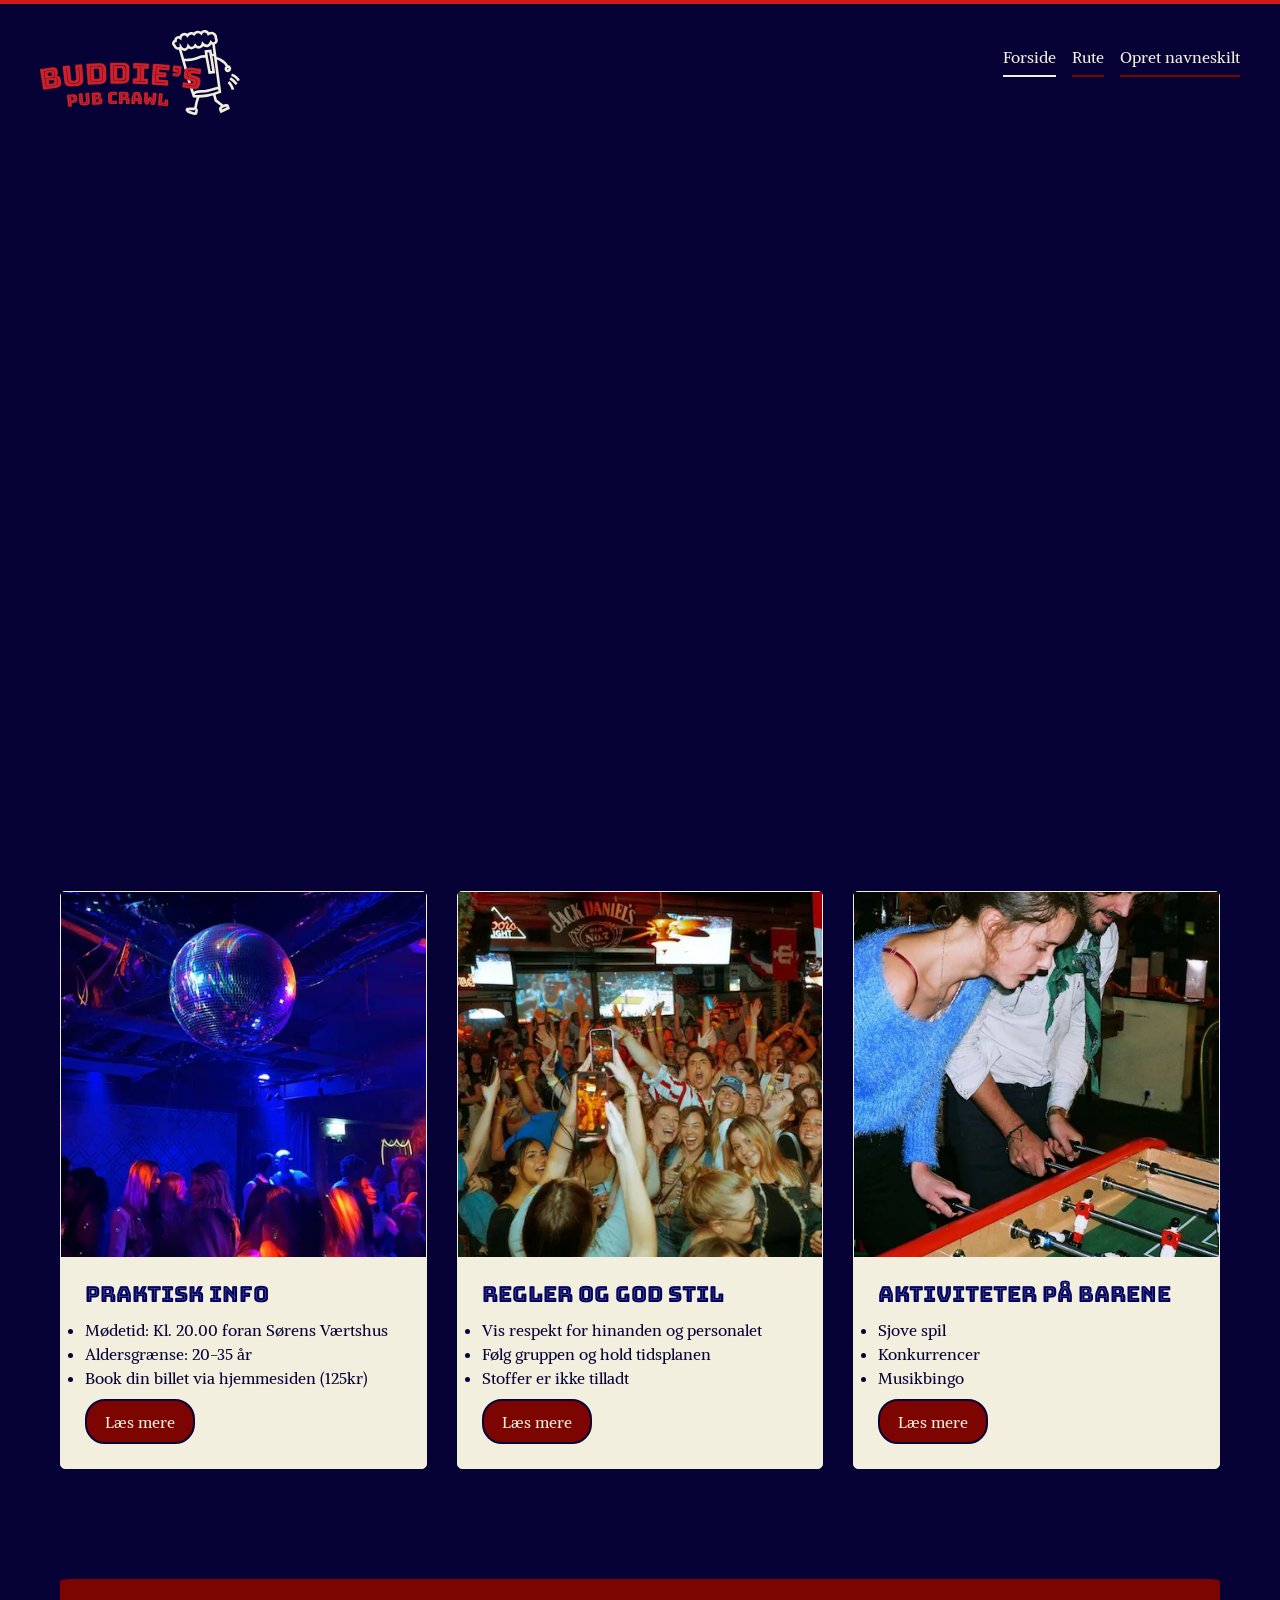
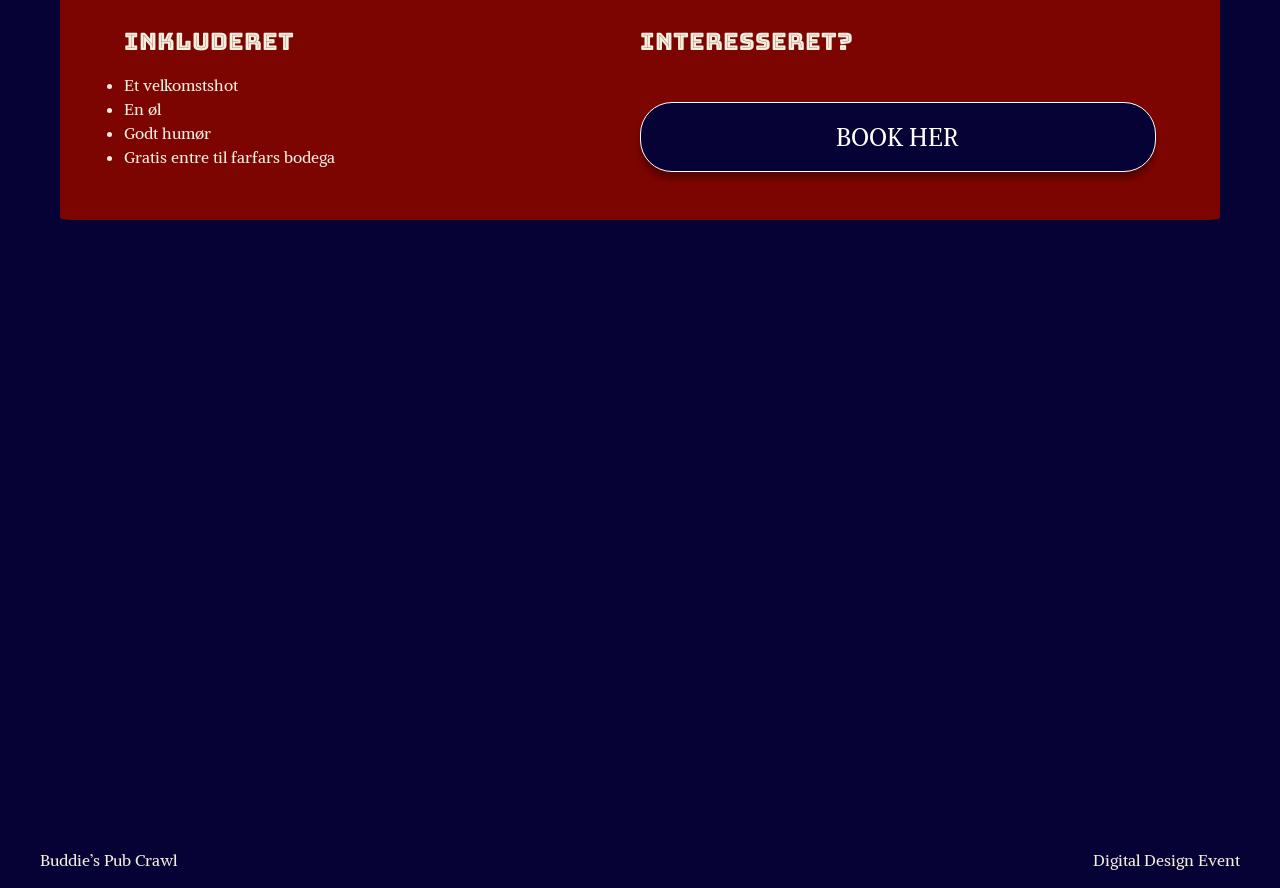
<file: index.html>
<!DOCTYPE html>
<html lang="da">

<head>
  <meta charset="UTF-8">
  <meta name="viewport" content="width=device-width, initial-scale=1.0">
  <link rel="preconnect" href="https://fonts.googleapis.com">
  <link rel="preconnect" href="https://fonts.gstatic.com" crossorigin>
  <link href="https://fonts.googleapis.com/css2?family=Bungee+Inline&display=swap" rel="stylesheet">

  <link rel="preconnect" href="https://fonts.googleapis.com">
  <link rel="preconnect" href="https://fonts.gstatic.com" crossorigin>
  <link href="https://fonts.googleapis.com/css2?family=Alike&display=swap" rel="stylesheet">

  <link rel="icon" href="./imgs/favicon.svg" type="image/svg+xml" />
  <title>Buddie’s Pub Crawl</title>
  <link rel="stylesheet" href="./starter.css">
  <link rel="stylesheet" href="./style.css">
</head>

<body>
  <header class="site-header">
    <div class="header-content">
      <a class="site-logo" href="./index.html">
        <img class="logo" src="./imgs/logo.svg" alt="logo">
      </a>
      <nav class="site-nav">
        <button type="button" popovertarget="menu">Menu</button>
        <ul class="menu" id="menu" popover>
          <li><a href="./" aria-current="page">Forside</a></li>
          <li><a href="./svg.html">Rute</a></li>
          <li><a href="./form.html">Opret navneskilt</a></li>
        </ul>
      </nav>
    </div>
  </header>

  <main>

    <video class="video" autoplay muted loop playsinline src="./imgs/Video.mp4">hero video</video>

    <div class="grid_card">
      <article class="card">
        <div>
          <img src="./imgs/boks1.webp" alt="Folk der danser på bar">
          <div class="card_content flow">
            <h2 class="card_overskrift">Praktisk info</h2>
            <ul>
              <li>Mødetid: Kl. 20.00 foran Sørens Værtshus</li>
              <li>Aldersgrænse: 20-35 år</li>
              <li>Book din billet via hjemmesiden (125kr)</li>
            </ul>
            <button class="cta_card" popovertarget="card-details-1">Læs mere</button>
          </div>
        </div>
        <div>
          <div class="card_details flow" id="card-details-1" popover>
            <img src="./imgs/boks1-1.webp" alt="Folk der danser på bar">
            <h2>Praktisk info</h2>
            <p>Buddie’s Pub Crawl starter kl. 20.00 foran Sørens Værtshus på Vandkunsten 6, 1467 København K. Vi samler
              i alt 25
              deltagere til en aften fyldt med fest, fællesskab og gode oplevelser.
              Vi anbefaler, at du møder op i god tid, så alle er klar til at tage afsted sammen. Du kan opbevare din
              jakke gratis i
              garderoben på startstedet, så du slipper for at bære rundt på den resten af aftenen.
              Husk gyldigt billed-ID, og tag dit gode humør med! Skynd dig at booke din billet, da der er et begrænset
              antal pladser.
              Vi glæder os til at se dig!</p>
            <button class="cta_card" popovertarget="card-details-1">Luk</button>
          </div>
        </div>
      </article>
      <article class="card">
        <div>
          <img src="./imgs/boks2.webp" alt="venner der snakker ved bord">
          <div class="card_content flow">
            <h2 class="card_overskrift">Regler og god stil</h2>
            <ul>
              <li>Vis respekt for hinanden og personalet</li>
              <li>Følg gruppen og hold tidsplanen</li>
              <li>Stoffer er ikke tilladt</li>
            </ul>
            <button class="cta_card" popovertarget="card-details-2">Læs mere</button>
          </div>
        </div>
        <div>
          <div class="card_details flow" id="card-details-2" popover>
            <img src="./imgs/boks2-2.webp" alt="venner der snakker ved bord">
            <h2>Regler og god stil</h2>
            <p>En god pub crawl handler om respekt, fællesskab og god energi. Vi forventer, at alle deltagere behandler
              hinanden og
              personalet med respekt og bidrager til en hyggelig og tryg atmosfære.
              Det er ikke tilladt at medbringe eller indtage stoffer under arrangementet. Overtrædelse af denne regel
              medfører
              bortvisning.
              Sammen sørger vi for, at alle får en sjov og mindeværdig aften!</p>
            <button class="cta_card" popovertarget="card-details-2">Luk</button>
          </div>
        </div>
      </article>
      <article class="card">
        <div>
          <img src="./imgs/boks3.webp" alt="pige og dreng der spiller bordfodbold">
          <div class="card_content flow">
            <h2 class="card_overskrift">Aktiviteter på barene</h2>
            <ul>
              <li>Sjove spil</li>
              <li>Konkurrencer</li>
              <li>Musikbingo</li>
            </ul>
            <button class="cta_card" popovertarget="card-details-3">Læs mere</button>
          </div>
        </div>
        <div>
          <div class="card_details flow" id="card-details-3" popover>
            <img src="./imgs/boks3-3.webp" alt="pige og dreng der spiller bordfodbold">
            <h2>Aktiviteter på barene</h2>
            <p>Hver bar byder på sin egen stemning og unikke oplevelser. Undervejs kan du deltage i sjove spil, udfordre
              de andre
              deltagere i konkurrencer eller teste din musikviden med musikbingo.
              Der er rig mulighed for at møde nye mennesker, skabe gode minder og få nye venskaber. Gå på opdagelse
              blandt barerne,
              deltag i aktiviteterne, og vær med til at gøre Buddie’s Pub Crawl til en aften, du sent vil glemme!</p>
            <button class="cta_card" popovertarget="card-details-3">Luk</button>
          </div>
        </div>
      </article>

      <div class="rød_bjaelke">
        <div>
          <h2 class="bjaelke_h2">Inkluderet</h2>
          <ul>
            <li>Et velkomstshot</li>
            <li>En øl</li>
            <li>Godt humør</li>
            <li>Gratis entre til farfars bodega</li>
          </ul>
        </div>
        <div class="book_her">
          <h2 class="bjaelke_h2">Interesseret?</h2>
          <a class="cta_book" href="./404.html">BOOK HER</a>
        </div>
      </div>
    </div>
    <div class="svg">
      <div class="svg_billede">
        <img src="./imgs/eventsite.svg" alt="billede af de tre barer">
      </div>
      <div class="beige_boks">
        <div class="boks_details">
          <h2 class="boks_svg">Udforsk ruten:</h2>
          <a class="cta_rute" href="./svg.html">Læs om de 3 stop</a>
        </div>
        <div class="boks_details">
          <h2 class="boks_svg">Lær hinanden at kende</h2>
          <a class="cta_navneskilt" href="./form.html">Lav dit navneskilt</a>
        </div>
      </div>
    </div>
  </main>

  <footer class="site-footer">
    <div class="footer-content">
      <p>Buddie’s Pub Crawl</p>
      <p>Digital Design Event</p>

    </div>
  </footer>
  <script src="./script.js"></script>
</body>

</html>
</file>
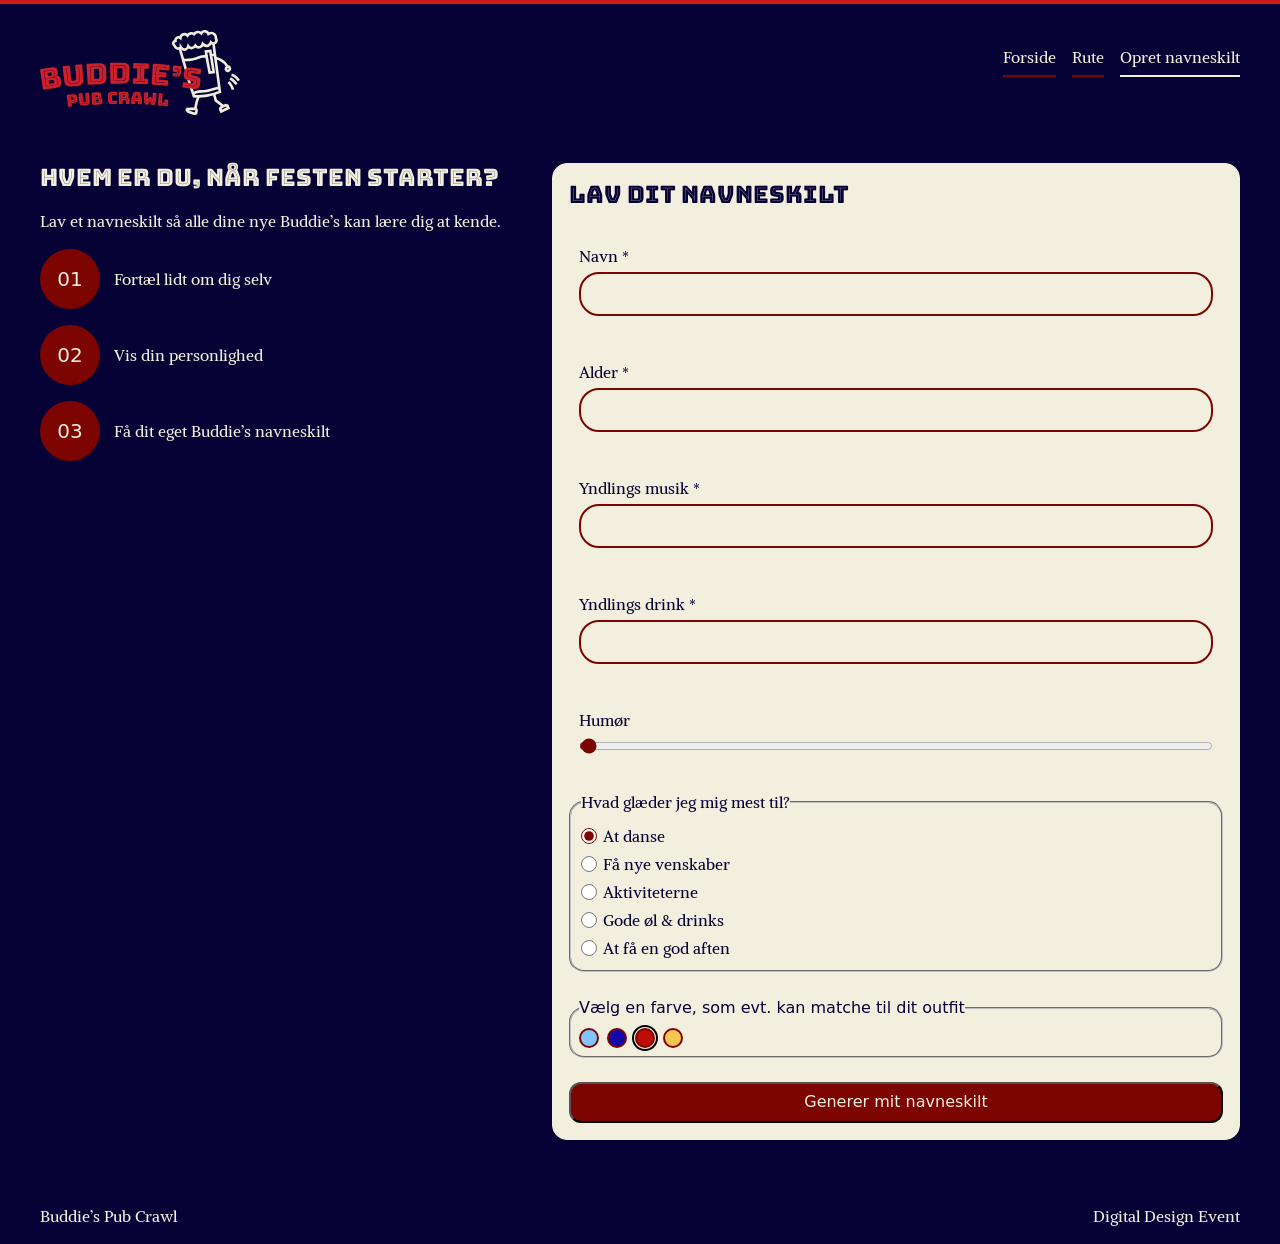
<file: form.html>
<!DOCTYPE html>
<html lang="da">

<head>
  <meta charset="UTF-8">
  <meta name="viewport" content="width=device-width, initial-scale=1.0">
  <link rel="preconnect" href="https://fonts.googleapis.com">
  <link rel="preconnect" href="https://fonts.gstatic.com" crossorigin>
  <link href="https://fonts.googleapis.com/css2?family=Bungee+Inline&display=swap" rel="stylesheet">

  <link rel="preconnect" href="https://fonts.googleapis.com">
  <link rel="preconnect" href="https://fonts.gstatic.com" crossorigin>
  <link href="https://fonts.googleapis.com/css2?family=Alike&display=swap" rel="stylesheet">


  <title>Buddie’s Pub Crawl</title>
  <link rel="stylesheet" href="./starter.css">
  <link rel="stylesheet" href="./style.css">
</head>

<body>
  <header class="site-header">
    <div class="header-content">
      <a class="site-logo" href="./index.html">
        <img class="logo" src="./imgs/logo.svg" alt="logo">
      </a>
      <nav class="site-nav">
        <button type="button" popovertarget="menu">Menu</button>
        <ul class="menu" id="menu" popover>
          <li><a href="./">Forside</a></li>
          <li><a href="./svg.html">Rute</a></li>
          <li><a href="./form.html" aria-current="page">Opret navneskilt</a></li>
        </ul>
      </nav>
    </div>
  </header>

  <main>
    <section class="form-page">
      <header class="form-intro">

        <h2 class="h2_form">Hvem er du, når festen starter?</h2>
        <p>Lav et navneskilt så alle dine nye Buddie’s kan lære dig at kende.</p>

        <div class="intro_trin">
          <div class="trin">
            <span class="trin_nummer">01</span>
            <p>Fortæl lidt om dig selv</p>
          </div>

          <div class="trin">
            <span class="trin_nummer">02</span>
            <p>Vis din personlighed</p>
          </div>

          <div class="trin">
            <span class="trin_nummer">03</span>
            <p>Få dit eget Buddie’s navneskilt</p>
          </div>
        </div>
      </header>

      <form class="form-placeholder" action="./opsamling.html">

        <h2>
          LAV DIT NAVNESKILT
        </h2>

        <div class="form-group">
          <label for="Navn">Navn</label>
          <input required id="Navn" type="text" name="navn">
          <p class="error-message" id="navn-error">Skriv dit navn</p>
        </div>

        <div class="form-group">
          <label for="Alder">Alder</label>
          <input required id="Alder" type="text" name="alder">
          <p class="error-message" id="alder-error">Skriv din alder</p>
        </div>

        <div class="form-group">
          <label for="Yndlings musik">Yndlings musik</label>
          <input required id="Yndlings musik" type="text" name="musik">
          <p class="error-message" id="musik-error">Skriv dit yndlings musik</p>
        </div>

        <div class="form-group">
          <label for="Yndlings drink">Yndlings drink</label>
          <input required id="Yndlings drink" type="text" name="drink">
          <p class="error-message" id="drink-error">Skriv din yndlings drink</p>
        </div>

        <div class="form-group">
          <label for="humear">Humør</label>
          <input class="humear" required id="humear" type="range" name="humear" min="0" max="100" value="0">
          <p class="error-message" id="humear-error">Vælg dit humør</p>
        </div>


        <fieldset class="form-group">
          <legend>Hvad glæder jeg mig mest til?</legend>
          <label for="At danse">
            <input id="At danse" type="radio" name="reason" value="At danse" checked>
            At danse
          </label>
          <label for="Få nye venskaber">
            <input id="Få nye venskaber" type="radio" name="reason" value="Få nye venskaber">
            Få nye venskaber
          </label>
          <label for="Aktiviteterne">
            <input id="Aktiviteterne" type="radio" name="reason" value="Aktiviteterne">
            Aktiviteterne
          </label>
          <label for="Gode øl & drinks">
            <input id="Gode øl & drinks" type="radio" name="reason" value="Gode øl & drinks">
            Gode øl & drinks
          </label>

          <label for="At få en god aften">
            <input id="At få en god aften" type="radio" name="reason" value="At få en god aften">
            At få en god aften
          </label>
          <p class="error-message" id="exited-error">Skriv hvad du glæder dig mest til</p>
        </fieldset>

        <fieldset class="form-farver" data-layout="inline">
          <legend>Vælg en farve, som evt. kan matche til dit outfit</legend>
          <label for="color1" data-color="color1">
            <input class="color-input" type="radio" id="color1" name="color" value="color1">
            <span class="visually-hidden">Lyseblå</span>
          </label>
          <label for="color2" data-color="color2">
            <input class="color-input" type="radio" id="color2" name="color" value="color2">
            <span class="visually-hidden">Blå</span>
          </label>
          <label for="color3" data-color="color3">
            <input class="color-input" type="radio" id="color3" name="color" value="color3" checked="">
            <span class="visually-hidden">Rød</span>
          </label>
          <label for="color4" data-color="color4">
            <input class="color-input" type="radio" id="color4" name="color" value="color4">
            <span class="visually-hidden">Gul</span>
          </label>

          <p class="error-message" id="farver-error">Vælg en farve</p>
        </fieldset>

        <button type="submit">Generer mit navneskilt</button>

      </form>
    </section>
  </main>

  <footer class="site-footer">
    <div class="footer-content">
      <p>Buddie’s Pub Crawl</p>
      <p>Digital Design Event</p>

    </div>
  </footer>
  <script src="./script.js"></script>
</body>

</html>
</file>
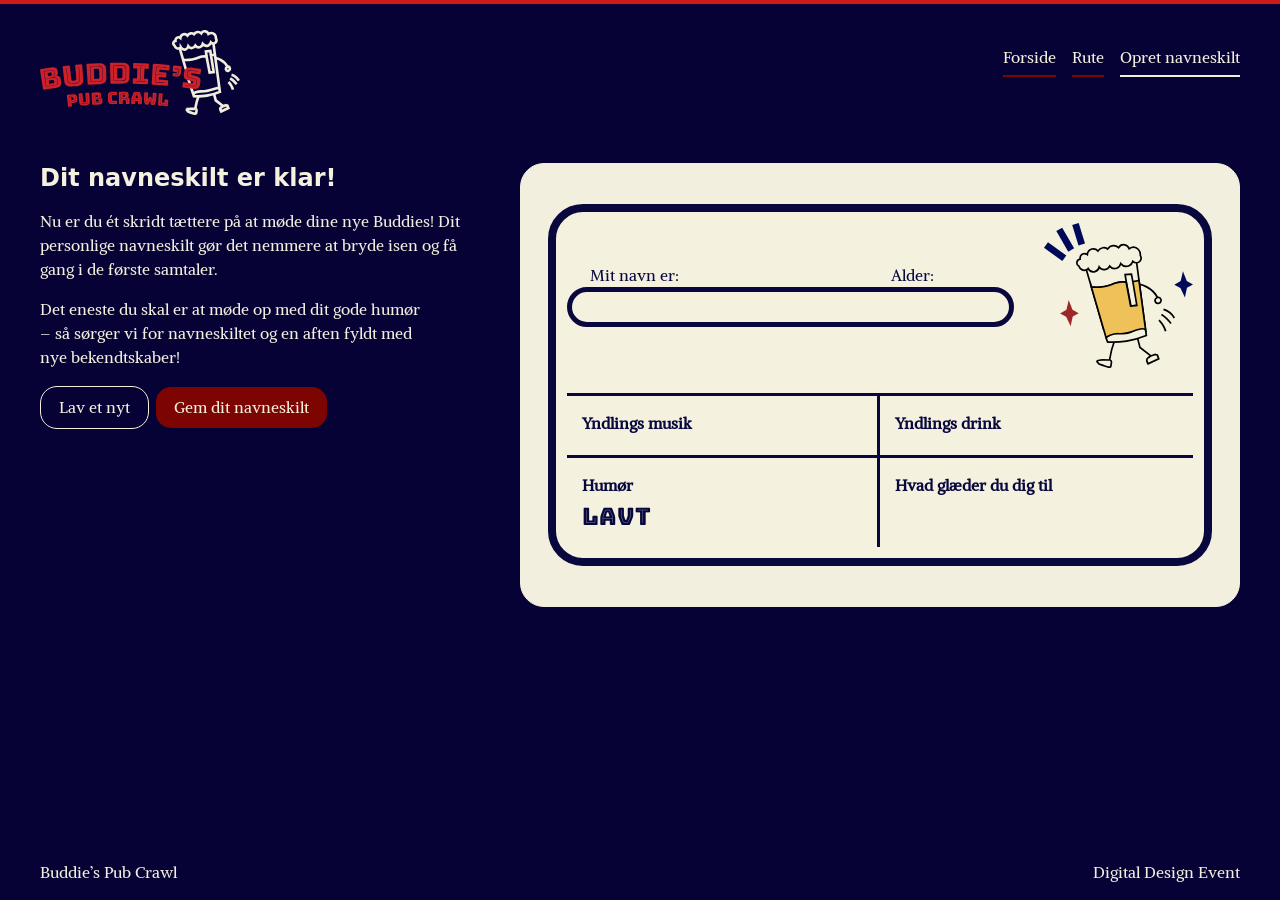
<file: opsamling.html>
<!DOCTYPE html>
<html lang="da">

<head>
  <meta charset="UTF-8">
  <meta name="viewport" content="width=device-width, initial-scale=1.0">
  <link rel="preconnect" href="https://fonts.googleapis.com">
  <link rel="preconnect" href="https://fonts.gstatic.com" crossorigin>
  <link href="https://fonts.googleapis.com/css2?family=Bungee+Inline&display=swap" rel="stylesheet">

  <link rel="preconnect" href="https://fonts.googleapis.com">
  <link rel="preconnect" href="https://fonts.gstatic.com" crossorigin>
  <link href="https://fonts.googleapis.com/css2?family=Alike&display=swap" rel="stylesheet">

  <link rel="icon" href="./imgs/favicon.svg" type="image/svg+xml" />
  <title>Buddie’s Pub Crawl</title>
  <link rel="stylesheet" href="./starter.css">
  <link rel="stylesheet" href="./style.css">
</head>

<body>
  <header class="site-header">
    <div class="header-content">
      <a class="site-logo" href="./index.html">
        <img class="logo" src="./imgs/logo.svg" alt="logo">
      </a>
      <nav class="site-nav">
        <button type="button" popovertarget="menu">Menu</button>
        <ul class="menu" id="menu" popover>
          <li><a href="./">Forside</a></li>
          <li><a href="./svg.html">Rute</a></li>
          <li><a href="./form.html" aria-current="page">Opret navneskilt</a></li>
        </ul>
      </nav>
    </div>
  </header>

  <main>
    <section class="opsamling-page">
      <div class="opsamling-intro">
        <h1 class="opsamling_h1">Dit navneskilt er klar!</h1>
        <p>Nu er du ét skridt tættere på at møde dine nye Buddies! Dit personlige navneskilt gør det nemmere at bryde
          isen og få
          gang i de første samtaler.
        </p>
        <p> Det eneste du skal er at møde op med dit gode humør – så sørger vi for navneskiltet og en aften
          fyldt med nye bekendtskaber!
        </p>
        <div class="actions">
          <a class="button_nyt" href="./form.html">Lav et nyt</a>
          <a class="button" href="./404.html">Gem dit navneskilt</a>
        </div>

      </div>

      <article class="opsamling-placeholder" data-color="color1">
        <div class="navneskilt">
          <div class="navneskilt_top">
            <div>
              <div class="person">
                <p>Mit navn er:</p>
                <p>Alder:</p>
              </div>
              <div class="navn_alder">
                <h2 class="navn-output">Test</h2>
                <h2 class="alder-output">22</h2>
              </div>
            </div>
            <img class="navneskilt_beer" src="./imgs/navneskilt.svg" alt="øl">
          </div>
          <div class="navneskilt_info">
            <div class="info_felt">
              <p>Yndlings musik</p>
              <h2 class="musik-output">pop</h2>
            </div>
            <div class="info_felt">
              <p>Yndlings drink</p>
              <h2 class="drink-output">martini</h2>
            </div>
            <div class="info_felt">
              <p>Humør</p>
              <h2 class="humear-output">højt</h2>
            </div>
            <div class="info_felt">
              <p>Hvad glæder du dig til</p>
              <h2 class="reason-output">At få nye venskaber</h2>
            </div>
          </div>
        </div>

      </article>
    </section>
  </main>

  <footer class="site-footer">
    <div class="footer-content">
      <p>Buddie’s Pub Crawl</p>
      <p>Digital Design Event</p>
    </div>
  </footer>
  <script src="./script.js"></script>
</body>

</html>
</file>
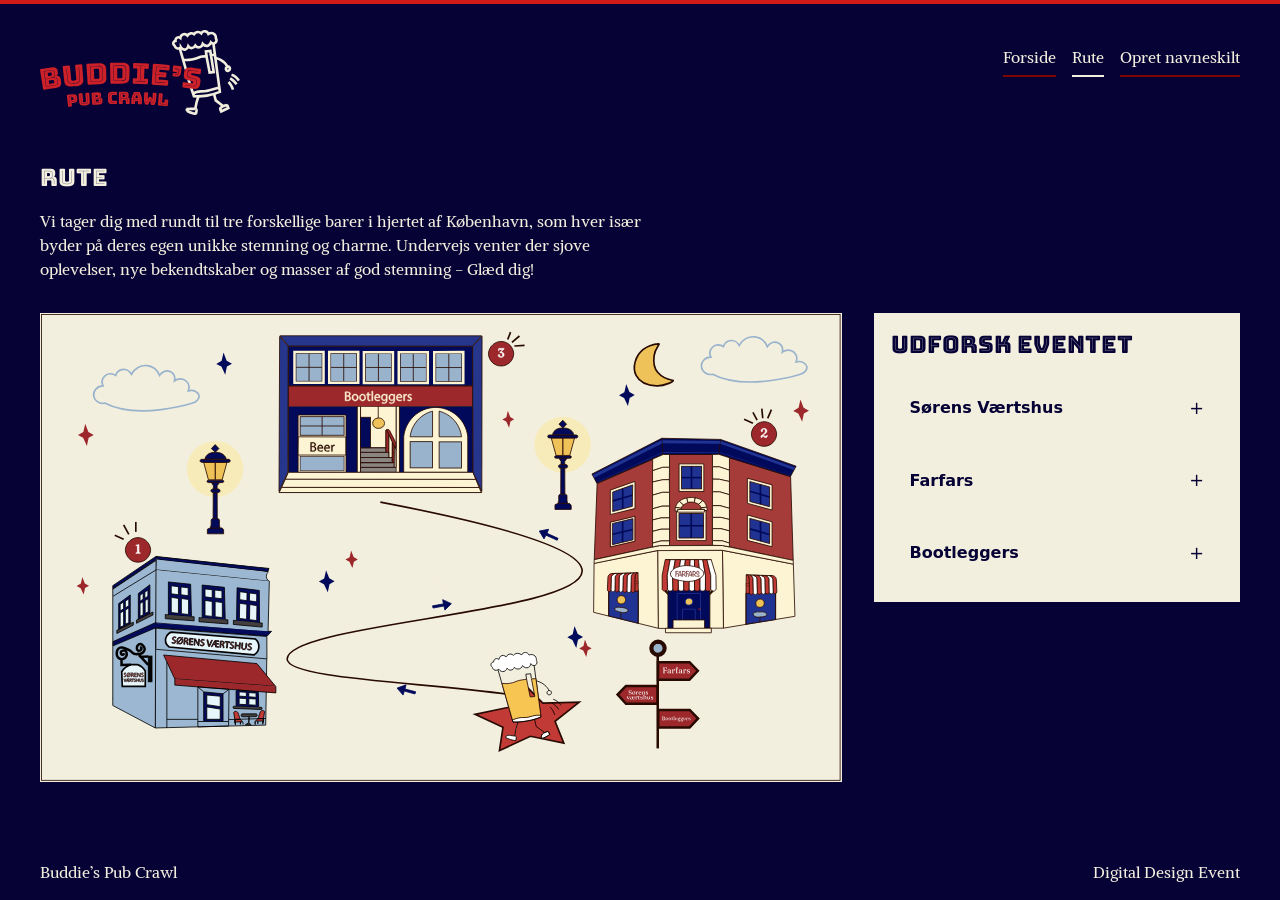
<file: svg.html>
<!DOCTYPE html>
<html lang="da">

<head>
  <meta charset="UTF-8">
  <meta name="viewport" content="width=device-width, initial-scale=1.0">
  <link rel="preconnect" href="https://fonts.googleapis.com">
  <link rel="preconnect" href="https://fonts.gstatic.com" crossorigin>
  <link href="https://fonts.googleapis.com/css2?family=Bungee+Inline&display=swap" rel="stylesheet">

  <link rel="preconnect" href="https://fonts.googleapis.com">
  <link rel="preconnect" href="https://fonts.gstatic.com" crossorigin>
  <link href="https://fonts.googleapis.com/css2?family=Alike&display=swap" rel="stylesheet">


  <title>Buddie’s Pub Crawl</title>
  <link rel="stylesheet" href="./starter.css">
  <link rel="stylesheet" href="./style.css">
</head>

<body>
  <header class="site-header">
    <div class="header-content">
      <a class="site-logo" href="./index.html">
        <img class="logo" src="./imgs/logo.svg" alt="logo">
      </a>
      <nav class="site-nav">
        <button type="button" popovertarget="menu">Menu</button>
        <ul class="menu" id="menu" popover>
          <li><a href="./">Forside</a></li>
          <li><a href="./svg.html" aria-current="page">Rute</a></li>
          <li><a href="./form.html">Opret navneskilt</a></li>
        </ul>
      </nav>
    </div>
  </header>

  <main>
    <section class="svg-page">
      <header class="svg-intro">
        <h1 class="rute">RUTE</h1>
        <p>Vi tager dig med rundt til tre forskellige barer i hjertet af København, som hver især byder på deres egen
          unikke
          stemning og charme. Undervejs venter der sjove oplevelser, nye bekendtskaber og masser af god stemning - Glæd
          dig!</p>
      </header>

      <section class="svg-layout">
        <div class="svg-placeholder">
          <svg class="svg-bar" viewBox="0 0 961 561">
            <use href="./imgs/eventsite.svg#bootleggers"></use>
            <use href="./imgs/eventsite.svg#farfars"></use>
            <use href="./imgs/eventsite.svg#sorens_veartshus"></use>
            <use class="beer" href="./imgs/eventsite.svg#beer"></use>
          </svg>
        </div>

        <article class="panel">
          <h2>Udforsk eventet</h2>
          <div class="accordion">
            <details class="accordion-item" name="accordion" data-bar="sorens_veartshus" id="details-sorens_veartshus">
              <summary>Sørens Værtshus</summary>
              <div>
                <ul class="punkt_svg">
                  <li>Adresse: Vandkunsten 6, 1467 København</li>
                  <li>Gratis valgfri øl</li>
                  <li>Aktivitet: Bordfodbold & pool</li>
                </ul>
              </div>
            </details>
            <details class="accordion-item" name="accordion" data-bar="farfars" id="details-farfars">
              <summary>Farfars</summary>
              <div>
                <ul class="punkt_svg">
                  <li>Adresse: Skindergade 20, 1159 København K</li>
                  <li>Gratis klassisk cocktail</li>
                  <li>Aktivitet: Musikbingo & Karaoke</li>
                </ul>
              </div>
            </details>
            <details class="accordion-item" name="accordion" data-bar="bootleggers" id="details-bootleggers">
              <summary>Bootleggers</summary>
              <div>
                <ul class="punkt_svg">
                  <li>Adresse: Linnésgade 16, 1361 København K</li>
                  <li>Gratis velkomstshot</li>
                  <li>Aktivitet: Kortspil & Meyer</li>
                </ul>
              </div>
            </details>
          </div>
        </article>
      </section>
    </section>
  </main>

  <footer class="site-footer">
    <div class="footer-content">
      <p>Buddie’s Pub Crawl</p>
      <p>Digital Design Event</p>
    </div>
  </footer>
  <script src="./script.js"></script>
</body>

</html>
</file>
<file: starter.css>
*,
::before,
::after {
  box-sizing: border-box;
  margin: 0;
  padding: 0;
}

html {
  interpolate-size: allow-keywords;
  font-family: system-ui, sans-serif;
  line-height: 1.5;
  -webkit-font-smoothing: antialiased;
}

h1,
h2 {
  line-height: 1.25;
}

p,
li {
  text-wrap: pretty;
  font-family: "Alike", serif;
  font-weight: 400;
  font-style: normal;
}

img,
svg {
  display: block;
  width: 100%;
  height: auto;
}

label {
  display: block;
}

input,
button,
textarea,
select {
  font: inherit;
  color: inherit;
  background-color: transparent;
  font-size: max(1em, 16px);
  padding: 0;
  margin: 0;
}

input:where([type="checkbox"], [type="radio"]) {
  width: 1em;
  height: 1em;
}

textarea {
  resize: none;
  min-height: 4lh;
}

legend {
  padding: 0;
}

select,
::picker(select) {
  appearance: base-select;
}

[popover] {
  margin: revert;
}

dialog {
  overscroll-behavior: none;

  &::backdrop {
    overflow: hidden;
    overscroll-behavior: contain;
  }
}

.visually-hidden {
  position: absolute;
  width: 1px;
  height: 1px;
  overflow: hidden;
  white-space: nowrap;
  clip-path: inset(100%);
}
</file>
<file: style.css>
/* Variabler */
html {
  --color-page: #060235;
  --color-surface: #f3efdf;
  --color-text: #060235;
  --color-muted: #f3efdf;
  --color-border: #f3efdf;
  --space-05: 0.5rem;
  --space-1: 1rem;
  --space-2: 2rem;
  --space-3: 3rem;

  background: var(--color-page);
  color: var(--color-text);
}

/* Globalt layout */
body {
  margin: 0;
  min-height: 100svh;
  display: grid;
  grid-template-rows: auto 1fr auto;
  grid-template-columns: minmax(1rlh, 1fr) minmax(0, 75rem) minmax(1rlh, 1fr);
}

h1,
h2,
h3,
p {
  margin: 0;
}

h2 {
  font-family: "Bungee Inline", sans-serif;
  font-weight: 300;
  font-style: normal;
}

main {
  display: grid;
  grid-template-columns: inherit;
  grid-column: 1 / -1;
  align-content: start;
}

main > * {
  grid-column: 2;
  padding-block: var(--space-3);
}

.svg-page {
  display: grid;
  gap: var(--space-2);
}

.svg-intro {
  display: grid;
  gap: var(--space-1);
  max-width: 60ch;
}

.svg-intro p {
  color: var(--color-muted);
}

.svg-layout {
  display: grid;
  gap: var(--space-2);
  align-items: start;
  @media (width > 800px) {
    grid-template-columns: 1fr min(40%, 36ch);
  }
}

/************ Form *****************/

.form-page {
  display: grid;
  gap: var(--space-2);
  @media (width > 600px) {
    grid-template-columns: min(40%, 50ch) 1fr;
  }
}

.form-farver {
  display: flex;
  border-radius: 15px;
  padding: 8px;
  gap: 8px;
  input {
    appearance: none;
  }
  input:checked {
    outline: 2px solid black;
    outline-offset: 2px;
  }
  #color1 {
    background: #81c4ff;
  }
  #color2 {
    background: #1305aa;
  }
  #color3 {
    background: #be0c09;
  }
  #color4 {
    background: #f6c552;
  }
  input:checked {
    outline-offset: 1px;
  }
}
.form-farver[data-color="red"] {
  border-color: #7c0401;
}

form {
  accent-color: #7c0401;
  background: #f3efdf;
  padding: 1rem;
  display: grid;
  gap: 1.5rem;
}

.form-group {
  display: grid;
  gap: 0.25rem;

  font-family: "Alike", serif;
  font-weight: 400;
  font-style: normal;

  border-radius: 15px;
  padding: 10px;
}

label:has(input:is([type="radio"], [type="checkbox"])) {
  display: flex;
  align-items: center;
  gap: 0.4rem;
  justify-self: start;
}

:focus-visible {
  outline: 2px solid #7c0401;
}

button:hover {
  background: #060235;
}

button:active {
  scale: 0.98;
}

input {
  border: 2px solid #7c0401;
  border-radius: 20px;
  padding: 0.5rem;
}

button {
  background: #7c0401;
  color: #f3efdf;
  padding: 0.4rem;
  border-radius: 12px;
  cursor: pointer;
}

.h2_form {
  color: #f3efdf;
}

.trin_nummer {
  display: flex;
  align-items: center;
  justify-content: center;

  background-color: #7c0401;
  color: #f3efdf;

  width: 60px;
  height: 60px;
  min-width: 60px;

  border-radius: 50%;
  font-size: 20px;
}

.trin {
  display: flex;
  align-items: center;
  gap: 14px;
  margin-bottom: 16px;
}

.error-message {
  display: none;
  color: #7c0401;
}

.humear {
  padding: 0;
}

.error-message {
  display: none;
}

.form-group:has(:required) {
  label::after,
  legend::after {
    content: " *";
  }
}

.form-group:has(:user-invalid) {
  .error-message {
    display: block;
  }
}
/************ Fonts *****************/

.card_overskrift {
  font-family: "Bungee Inline", sans-serif;
  font-weight: 300;
  font-style: normal;
  font-size: 22px !important;
}

.boks_svg {
  font-family: "Bungee Inline", sans-serif;
  font-weight: 300;
  font-style: normal;
  font-size: 23px !important;
}

/************ Card *****************/

.grid_card {
  @media (width > 700px) {
    /*****desktop****/
    display: grid;
    grid-template-columns: 1fr 1fr 1fr;
    gap: 30px;
    max-width: 1300px;
    margin: 40px auto;
    padding: 0 20px;

    .card_overskrift {
      font-size: 2rem;
      color: #02045f;
    }
    .card img {
      width: 100%;
      aspect-ratio: 1 / 1;
      height: auto;
      object-fit: cover;
      display: block;
    }
  }
}
.card {
  background-color: #f3efdf;
  border: 1px solid #f3efdf;
  border-radius: 5px;
}

.card_content {
  padding: 1lh;
  gap: 0.6rem;
  align-content: start;
  display: grid;
}

.cta_card {
  display: inline-block;
  padding: 0.35rlh 0.75rlh;
  border-radius: 6px;
  text-decoration: none;
  cursor: pointer;
  background-color: #7c0401;
  color: #f3efdf;
  justify-self: start;
  border-radius: 20px;
  border: 2px solid #060235;

  font-family: "Alike", serif;
  font-weight: 400;
  font-style: normal;
}

.card_details,
::backdrop {
  background: hsl(0 0% 0% / 0.35);
  gap: 0.75rem;
}
.card_details .flow {
  box-sizing: border-box;
  border: none;
  border-radius: 12px;
  inline-size: min(42rem, calc(100vw - 2rem));
  max-block-size: calc(100dvh - 2rem);
  margin: auto;
  overflow: auto;
  background: #f3efdf;
  color: inherit;
  box-shadow:
    0px 0.5px 0.6px hsl(0 0% 0% / 0.06),
    0px 1.8px 2.3px -0.5px hsl(0 0% 0% / 0.07),
    0px 4.2px 5.3px -1.1px hsl(0 0% 0% / 0.09),
    0px 9.7px 12.1px -1.6px hsl(0 0% 0% / 0.1);
  padding: 1lh;
}
.card_details {
  padding: 1rem;
  max-height: 90vh;
  max-width: 90vw;
  width: 55ch;
  transition: 0.3s;
  transition-behavior: allow discrete;
  opacity: 0;
  rotate: 10deg;
  background: #f3efdf;
  .img {
    width: 100%;
    height: 100px;
    object-fit: cover;
    display: block;
  }
}
.card_details:popover-open {
  display: grid;
  justify-items: start;
  opacity: 1;
  rotate: none;
  img {
    width: 100%;
    height: 350px;
    object-fit: cover;
    display: block;
  }
}

.card_details::backdrop {
  background: #0001;
}

@starting-style {
  :popover-open {
    opacity: 0;
    rotate: -10deg;
  }
}

/**************** logo *****************/

.logo {
  max-width: 200px;
  margin-top: 1.9rem;
}
/**************** Bjælke *****************/

.rød_bjaelke {
  background-color: #7c0401;
  color: #f3efdf;
  grid-template-columns: inherit;
  display: grid;
  grid-column: 1 / -1;
  border-radius: 1%;

  padding: 3rem 4rem;
  margin-block: 5rem;

  @media (width > 700px) {
    /*****desktop****/
    display: grid;
    grid-template-columns: 1fr 1fr;
  }
}
.cta_book {
  color: #fff;
  background-color: #060235;
  font-size: 1.5rem;
  text-decoration: none;
  border-radius: 2rem;
  border: 1px solid #fff;
  padding-inline: 4rem;
  padding-block: 1rem;
  margin-top: 2.8rem;
  display: block;
  text-align: center;
  font-weight: bold;
  font-style: normal;
  justify-self: start;
  box-shadow: 0 7px 5px rgba(0, 0, 0, 0.3);

  font-family: "Alike", serif;
  font-weight: 400;
  font-style: normal;
}

.bjaelke_h2 {
  margin-bottom: 1rem;
  font-family: "Bungee Inline", sans-serif;
  font-weight: 300;
  font-style: normal;
}
/**************** Video *****************/
.video {
  width: 100%;
  height: 100%;
  max-width: 100%;
  object-fit: cover;
  display: block;
  grid-column: 1 / -1;
}
/**************** beige boks *************/
.beige_boks {
  background-color: #f3efdf;
  padding: 0.5rem;
  /* margin-left: 5rem;
  margin-right: 15rem; */
  border-radius: 10px;
}
.svg {
  img {
    border-radius: 10px;
  }
}
.cta_rute {
  display: inline-block;
  padding: 0.35rlh 0.75rlh;
  border-radius: 6px;
  text-decoration: none;
  cursor: pointer;
  background-color: #9dbbd6;
  color: #060235;
  justify-self: start;
  margin-top: 1.3rem;
  border-radius: 10px;
  border: 2px solid #060235;

  font-family: "Alike", serif;
  font-weight: 400;
  font-style: normal;
}
.cta_navneskilt {
  display: inline-block;
  padding: 0.35rlh 0.75rlh;
  border-radius: 6px;
  text-decoration: none;
  cursor: pointer;
  background-color: #7c0401;
  color: #f3efdf;
  justify-self: start;
  margin-top: 1.3rem;
  border-radius: 10px;
  border: 2px solid #060235;

  font-family: "Alike", serif;
  font-weight: 400;
  font-style: normal;
}

.boks_details {
  padding: 1.9rem;
}
/**************** slut *************/
.form-intro {
  display: grid;
  gap: var(--space-1);
  align-content: start;
  max-width: 60ch;
}

.form-intro p {
  color: var(--color-muted);
}

.opsamling-page {
  display: grid;
  gap: var(--space-2);
  align-items: start;

  @media (width > 800px) {
    grid-template-columns: minmax(0, 44ch) minmax(20rem, 1fr);
  }
}

.opsamling-intro {
  display: grid;
  gap: var(--space-1);
  max-width: 60ch;
}

.opsamling-intro p {
  color: var(--color-muted);
}

.error-page {
  display: grid;
  gap: var(--space-1);
  max-width: 60ch;
}

.error-page p {
  color: var(--color-muted);
}

/* Header og footer */
.site-header,
.site-footer {
  display: grid;
  grid-column: 1 / -1;
  grid-template-columns: inherit;
  background: #060235;
}

.header-content,
.footer-content {
  grid-column: 2;
  justify-content: space-between;
  align-items: center;
  gap: 1rem;
}

.header-content {
  min-height: 4rem;
  display: flex;
  justify-content: space-between;
  align-items: center;
  gap: var(--space-1);
}

.site-logo {
  color: inherit;
  font-weight: 700;
  text-decoration: none;
}

.footer-content {
  padding-block: var(--space-1);
  display: flex;
  flex-wrap: wrap;
  justify-content: space-between;
  gap: var(--space-1);
  color: var(--color-muted);

  p {
    font-family: "Alike", serif;
    font-weight: 400;
    font-style: normal;
    color: #f3efdf;
  }
}

.site-nav button {
  padding: 0.4rem 0.7rem;
  color: #f3efdf;
  border-radius: 5px;
  border: 1px solid var(--color-border);
  background: #060235;
  @media (width > 600px) {
    display: none;
  }
}

.menu {
  margin: 0;
  padding: var(--space-1);
  list-style: none;
  background: #060235;
  border: 1px solid var(--color-border);
  position-area: bottom span-left;
  @media (width > 600px) {
    display: flex;
    gap: var(--space-1);
    padding: 0;
    border: none;
    background: none;
    position: static;
  }
}

.menu a {
  display: block;
  padding: 0.4rem 0;
  color: #f3efdf;
  text-decoration: none;
  border-bottom: 2px solid #7c0401;
}

.menu a[aria-current="page"] {
  border-bottom-color: var(--color-border);
}

/* Flader */
.panel,
.svg-placeholder,
.form-placeholder,
.opsamling-placeholder {
  background: var(--color-surface);
  border: 1px solid var(--color-border);
}

.panel {
  padding: var(--space-1);
  display: grid;
  gap: var(--space-1);
}

.svg-placeholder,
.opsamling-placeholder {
  min-height: -webkit-fill-available;
  min-height: stretch;
}

.form-placeholder {
  min-height: -webkit-fill-available;
  min-height: stretch;
  padding: var(--space-1);
  border-radius: 15px;
}

/* Details */
.accordion {
  display: grid;
  gap: var(--space-05);
}

.accordion-item {
  border: 1px solid var(--color-border);
  background: var(--color-surface);
}

.accordion-item p {
  padding: 0 var(--space-1) var(--space-1);
  color: var(--color-muted);
}

/* Knap/link */
.button {
  justify-self: start;
  display: inline-block;
  padding: 0.5rem 0.8rem;
  border: 1px solid var(--color-border);
  background: var(--color-surface);
  color: inherit;
  text-decoration: none;
}
/************** SVG **************/
@view-transition {
  navigation: auto;
}

.svg_billede {
  view-transition-name: img;
}

/* Øllen */
.svg-bar .beer {
  /* transition: translate 0.5s ease-in-out;
  translate: var(--x, 0px) var(--y, 0px); */
  transition: 2s;
  offset-path: path(
    "M582.94,459.81c-122.07-17.39-287.36-20.98-287.07-45.04.53-42.98,352.54-54.83,354.57-105.47.78-19.58-50.73-46.55-242.57-83.19"
  );
  offset-distance: var(--distance);
  offset-anchor: 50% 50%;
  offset-rotate: 0deg;
  transform-box: fill-box;
}

/* Bootleggers */
.svg-bar[data-position="bootleggers"] {
  /* --x: -17%;
  --y: -44%; */
  --distance: 100%;
}

/* Farfars */
.svg-bar[data-position="farfars"] {
  /* --x: 6.4%;
  --y: -29.8%; */
  --distance: 73%;
}

/* Sørens Værtshus */
.svg-bar[data-position="sorens_veartshus"] {
  /* --x: -26.3%;
  --y: -12.5%; */
  --distance: 34%;
}
.rute {
  color: #f3efdf;
  font-family: "Bungee Inline", sans-serif;
  font-weight: 300;
  font-style: normal;
}
.svg-placeholder {
  color: #060235;
}
summary::marker {
  /* Fjern browserens standardpil her. */
  content: none;
}
.accordion-item {
  summary {
    cursor: pointer;
    padding: 0.75lh;
    display: flex;
    justify-content: space-between;
    gap: 0.5rlh;
    font-weight: 600;
    transition: 0.3s;
  }
}
summary {
  /* Placer overskriften og dit ikon i hver sin side her. */
  display: flex;
  align-items: center;
  justify-content: space-between;
}

summary::after {
  /* Tilføj dit ikon for en lukket sektion her. */
  content: "+";
  font-family: system-ui;
  font-weight: 400;
  font-size: 1.1rem;
}

:open summary::after {
  /* Skift ikonet, når sektionen er åben. */
  content: "-";
}
html {
  /* Gør det muligt at animere til indholdets naturlige størrelse her. */
  interpolate-size: allow-keywords;
}

.punkt_svg {
  padding: 1.5rem;
  font-family: "Alike", serif;
  font-weight: 400;
  font-style: normal;
  font-size: 15px;
}
/********** SVG forside *************/

.svg {
  display: grid;
  grid-template-columns: 1fr;
  margin: 0;
  gap: 3%;
  @media (width > 700px) {
    /*****desktop****/
    grid-template-columns: 1.4fr 1fr;
    gap: 3%;
  }
}

/******************* dead link ******************/
.dead_link {
  color: #f3efdf;
}

/************ animationer ************/

@keyframes apper-1 {
  from {
    opacity: 0;
    translate: -20vw;
    rotate: -5deg;
  }
}

@keyframes apper-2 {
  from {
    opacity: 0;
    translate: 20vw;
    rotate: 5deg;
  }
}

@keyframes progress {
  from {
    scale: 0 1;
  }
}

html::before {
  content: "";
  block-size: 4px;
  background-color: #d01a17;
  position: fixed;
  inset: 0;
  animation: progress linear;
  transform-origin: 0;
  animation-timeline: scroll();
}
.svg_billede {
  @media (width > 700px) {
    animation: apper-1 2s ease-out both;
    animation-timeline: view();
    animation-range: 8% 40%;
  }
}

.beige_boks {
  @media (width > 700px) {
    animation: apper-2 2s ease-out both;
    animation-timeline: view();
    animation-range: 8% 40%;
  }
}

/********* navneskilt opsamling ***********/
.navneskilt {
  background-color: #f5f1df;
  color: #08083f;
  border: 8px solid #08083f;
  border-radius: 35px;

  padding: 11px;
  width: 100%;
  max-width: 900px;
  margin: 40px auto;
  box-sizing: border-box;
  corner-shape: scoop;
}
.navneskilt_top {
  display: grid;
  grid-template-columns: 3fr 1fr;
  align-items: center;
  gap: 30px;
  margin-bottom: 25px;
}
.navn_alder h2 {
  margin: 0;
  font-size: 45px;
}
.navn_alder {
  display: grid;
  grid-template-columns: 3fr 1fr;
  align-items: center;

  border: 5px solid #08083f;
  border-radius: 30px;
  padding: 15px;
}

.person {
  display: grid;
  grid-template-columns: 3fr 1fr;
}
.navneskilt_info {
  display: grid;
  grid-template-columns: 1fr 1fr;
}
.info_felt {
  padding: 15px;
  border-top: 3px solid #08083f;
}

.info_felt:nth-child(odd) {
  border-right: 3px solid #08083f;
}

.info_felt p {
  font-size: 16px;
  font-weight: bold;
  margin: 0 0 5px;
}

.info_felt h2 {
  font-size: 24px;
  font-weight: normal;
  margin: 0;
}

.opsamling-placeholder {
  border-radius: 24px;
  padding-inline: 27px;
}
.opsamling-placeholder[data-color="color1"] {
  .navneskilt {
    border-color: #81c4ff;
  }
  .navn_alder {
    border-color: #81c4ff;
  }
  .info_felt {
    border-color: #81c4ff;
  }
}

.opsamling-placeholder [data-color="color2"] {
  .navneskilt {
    border-color: #1305aa;
  }
  .navn_alder {
    border-color: #1305aa;
  }
  .info_felt {
    border-color: #1305aa;
  }
}
.opsamling-placeholder[data-color="color3"] {
  .navneskilt {
    border-color: #be0c09;
  }
  .navn_alder {
    border-color: #be0c09;
  }
  .info_felt {
    border-color: #be0c09;
  }
}
.opsamling-placeholder[data-color="color4"] {
  .navneskilt {
    border-color: #f6c552;
  }
  .navn_alder {
    border-color: #f6c552;
  }
  .info_felt {
    border-color: #f6c552;
  }
}

input:checked {
  outline-offset: 1px;
}
.opsamling_h1 {
  color: #f5f1df;
}
.person {
  display: flex;
  justify-content: space-between;
  padding-left: 23px;
  padding-right: 80px;
}

.button {
  display: inline-block;
  padding: 0.35rlh 0.75rlh;
  text-decoration: none;
  cursor: pointer;
  background-color: #7c0401;
  color: #f3efdf;
  justify-self: start;
  border-radius: 17px;
  border: 2px solid #060235;

  font-family: "Alike", serif;
  font-weight: 400;
  font-style: normal;
}
.button_nyt {
  display: inline-block;
  padding: 0.35rlh 0.75rlh;
  text-decoration: none;
  cursor: pointer;
  color: #f3efdf;
  justify-self: start;
  border-radius: 17px;
  border: 1px solid #f3efdf;

  font-family: "Alike", serif;
  font-weight: 400;
  font-style: normal;
}
</file>
